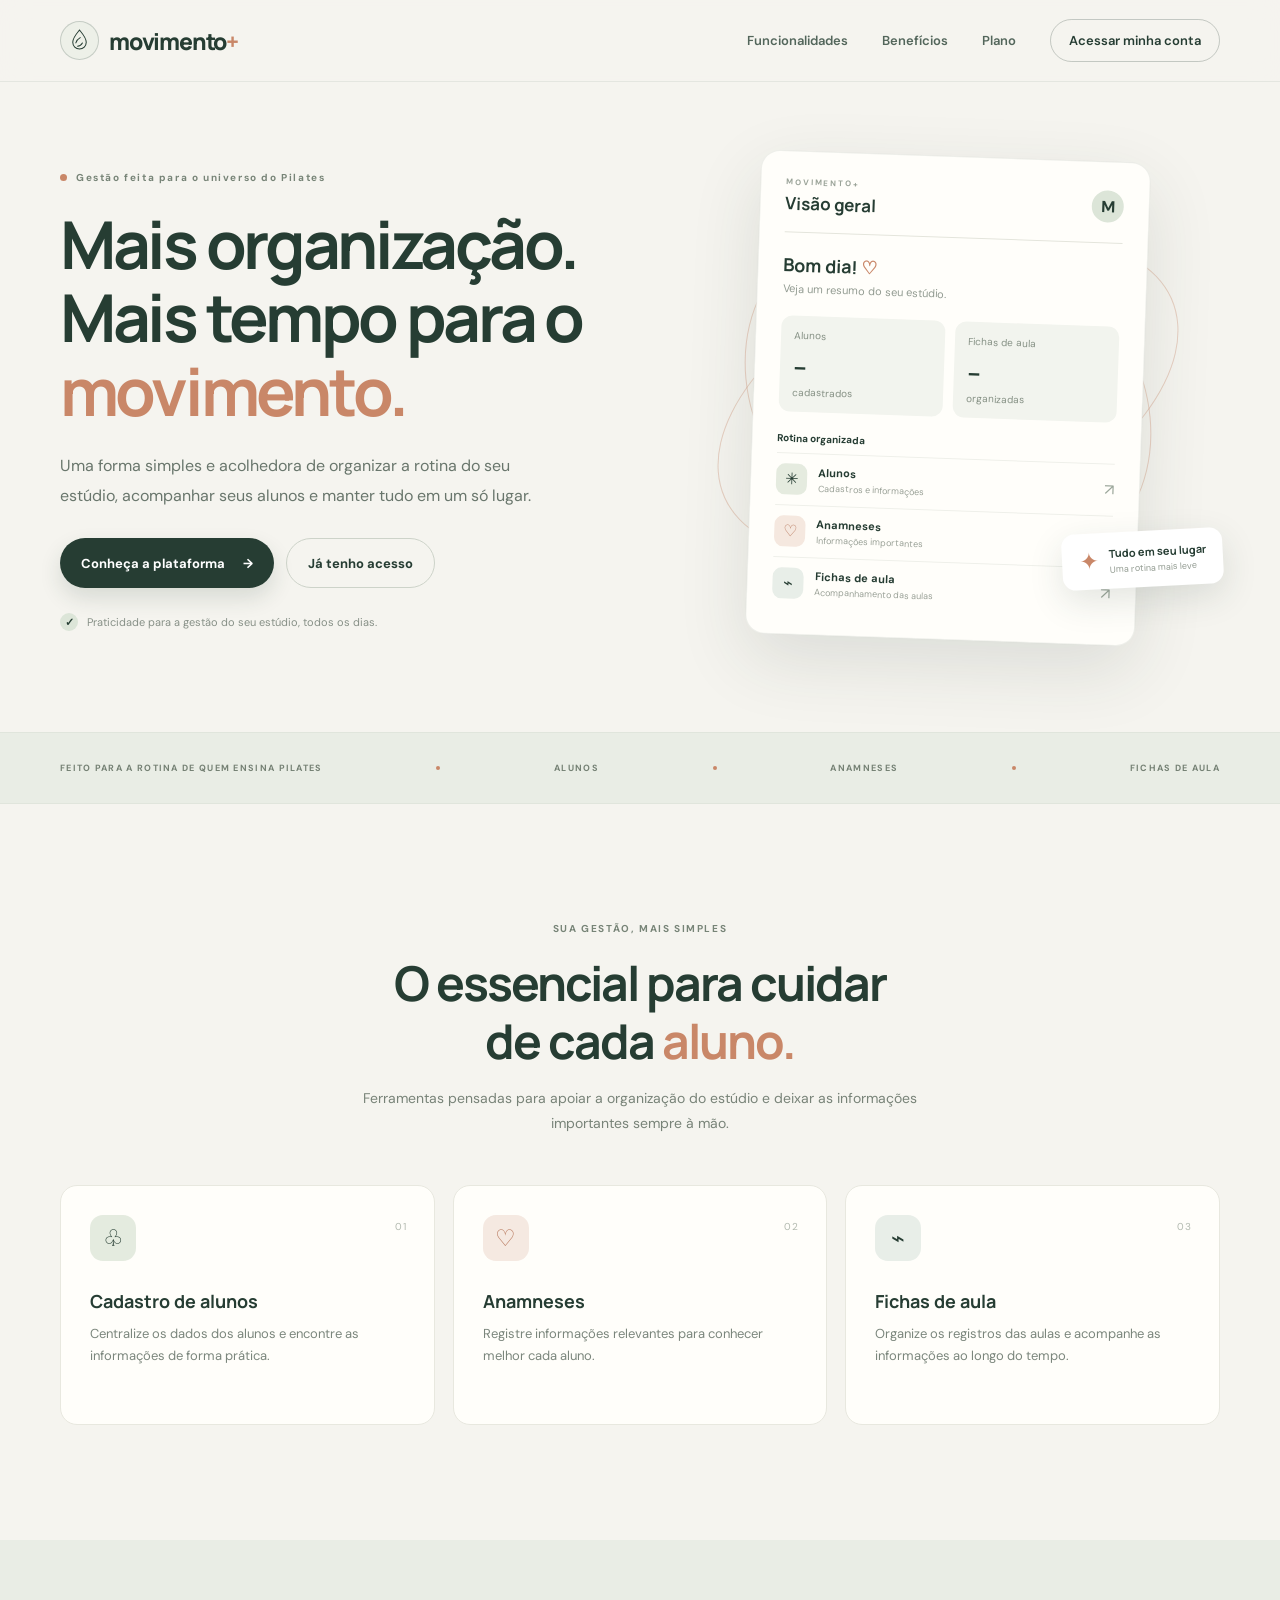
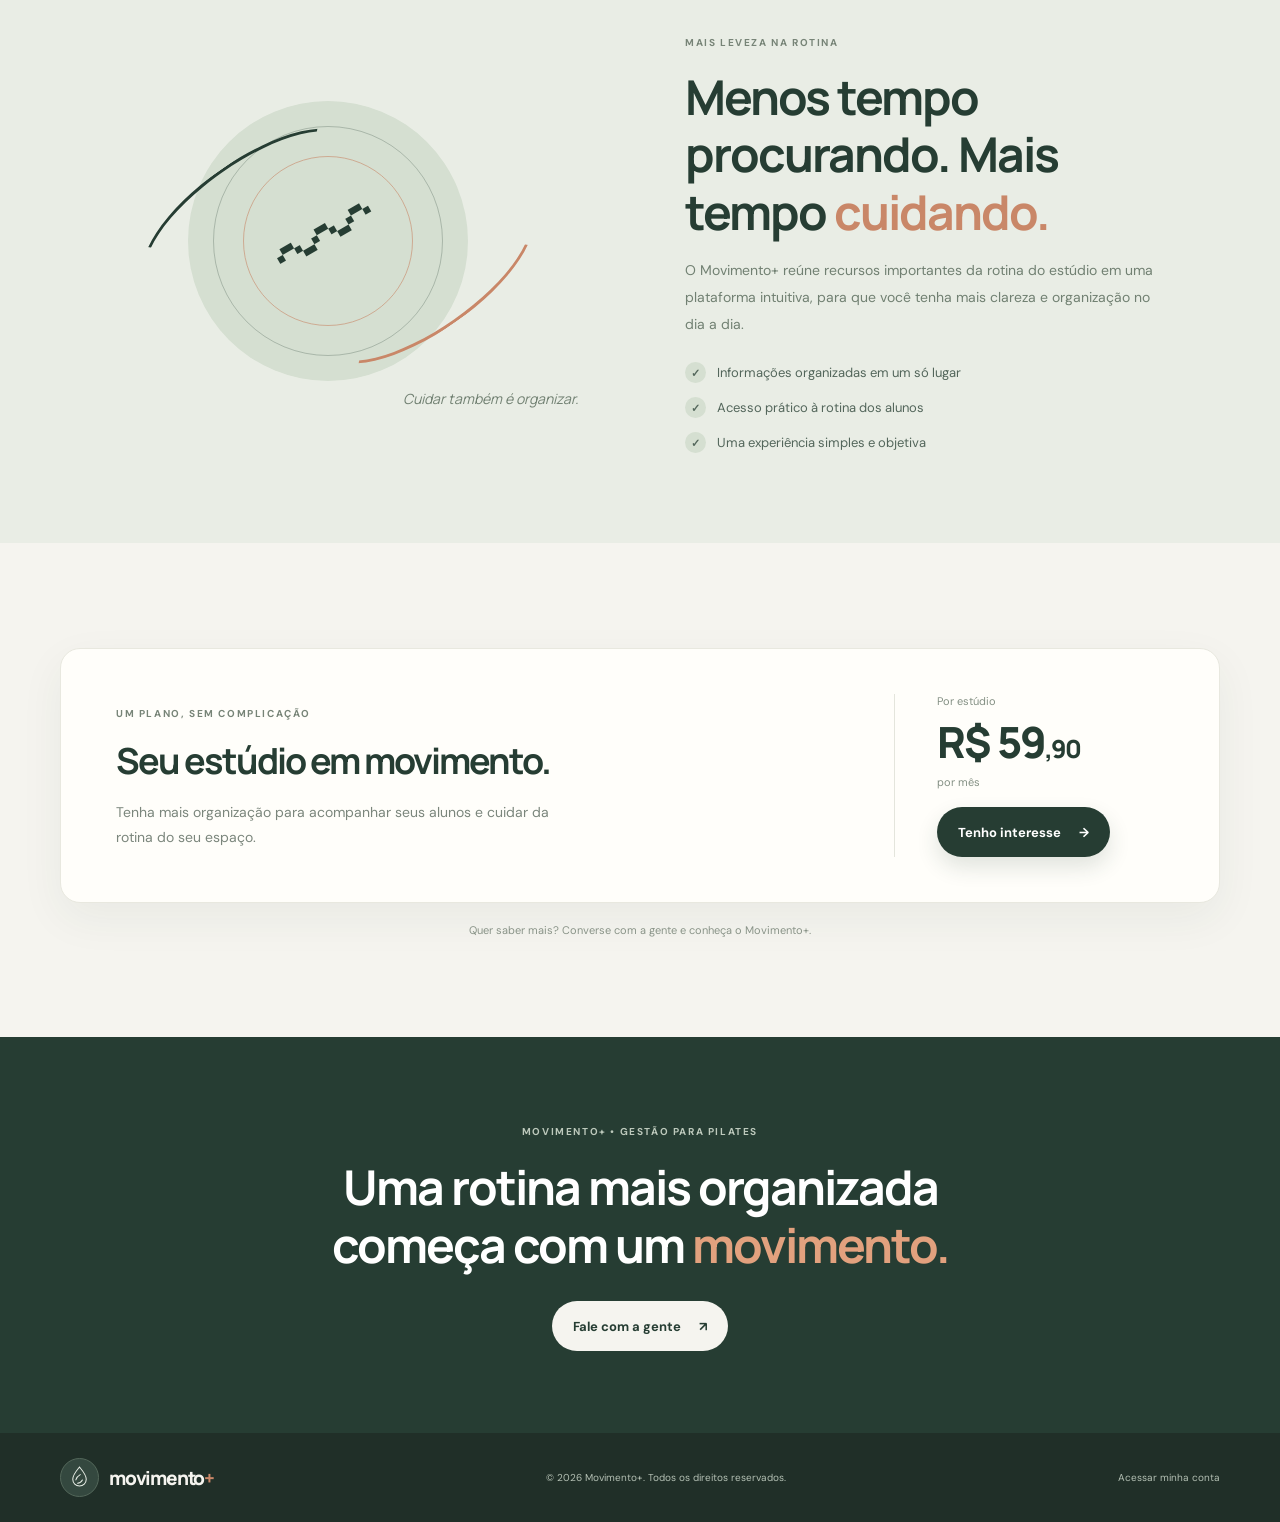
<file: src/main/resources/static/index.html>
<!DOCTYPE html>
<html lang="pt-BR">
<head>
  <meta charset="UTF-8">
  <meta name="viewport" content="width=device-width, initial-scale=1.0">
  <meta name="theme-color" content="#f5f4ef">
  <meta name="description" content="Movimento+ — gestão simples e acolhedora para estúdios de Pilates. Organize alunos, anamneses e fichas de aula em um só lugar.">
  <title>Movimento+ | Gestão para estúdios de Pilates</title>
  <link rel="preconnect" href="https://fonts.googleapis.com">
  <link rel="preconnect" href="https://fonts.gstatic.com" crossorigin>
  <link href="https://fonts.googleapis.com/css2?family=DM+Sans:wght@400;500;600;700&family=Manrope:wght@400;500;600;700;800&display=swap" rel="stylesheet">
  <link rel="stylesheet" href="css/landing.css">
  <script src="js/landing.js" defer></script>
</head>
<body>
  <header class="site-header">
    <nav class="nav container" aria-label="Navegação principal">
      <a class="brand" href="/" aria-label="Movimento+ início">
        <span class="brand-mark" aria-hidden="true">
          <svg viewBox="0 0 48 48" fill="none"><path d="M24 5.5C17.8 13.1 12 19.3 12 27.2a12 12 0 0 0 24 0C36 19.3 30.2 13.1 24 5.5Z" stroke="currentColor" stroke-width="1.8"/><path d="M17.5 28.2c1.4-4.1 4-7.2 7.8-9.3M20.5 34.1c3.7-.2 6.6-2.1 8.7-5.7" stroke="currentColor" stroke-width="1.8" stroke-linecap="round"/></svg>
        </span>
        <span class="brand-name">movimento<span>+</span></span>
      </a>
      <button class="menu-toggle" aria-label="Abrir menu" aria-expanded="false" aria-controls="nav-links"><span></span><span></span></button>
      <div class="nav-links" id="nav-links">
        <a href="#funcionalidades">Funcionalidades</a>
        <a href="#beneficios">Benefícios</a>
        <a href="#planos">Plano</a>
        <a class="nav-login" href="/login.html">Acessar minha conta</a>
      </div>
    </nav>
  </header>

  <main>
    <section class="hero container">
      <div class="hero-copy">
        <span class="eyebrow"><i></i> Gestão feita para o universo do Pilates</span>
        <h1>Mais organização.<br>Mais tempo para o <em>movimento.</em></h1>
        <p class="hero-lead">Uma forma simples e acolhedora de organizar a rotina do seu estúdio, acompanhar seus alunos e manter tudo em um só lugar.</p>
        <div class="hero-actions">
          <a class="button button-primary" href="#funcionalidades">Conheça a plataforma <span aria-hidden="true">→</span></a>
          <a class="button button-secondary" href="/login.html">Já tenho acesso</a>
        </div>
        <div class="hero-note"><span class="check">✓</span> Praticidade para a gestão do seu estúdio, todos os dias.</div>
      </div>
      <div class="hero-visual" aria-label="Prévia ilustrativa do painel Movimento+">
        <div class="visual-orbit orbit-one"></div><div class="visual-orbit orbit-two"></div>
        <div class="dashboard-card">
          <div class="dash-top"><div><span class="dash-kicker">MOVIMENTO+</span><strong>Visão geral</strong></div><span class="dash-avatar">M</span></div>
          <div class="dash-welcome">Bom dia! <span>♡</span><small>Veja um resumo do seu estúdio.</small></div>
          <div class="dash-stats">
            <div class="stat"><span>Alunos</span><b>--</b><small>cadastrados</small></div>
            <div class="stat"><span>Fichas de aula</span><b>--</b><small>organizadas</small></div>
          </div>
          <div class="dash-section-title">Rotina organizada</div>
          <div class="dash-row"><span class="row-icon">✳</span><span><b>Alunos</b><small>Cadastros e informações</small></span><span class="row-arrow">↗</span></div>
          <div class="dash-row"><span class="row-icon peach">♡</span><span><b>Anamneses</b><small>Informações importantes</small></span><span class="row-arrow">↗</span></div>
          <div class="dash-row"><span class="row-icon sage">⌁</span><span><b>Fichas de aula</b><small>Acompanhamento das aulas</small></span><span class="row-arrow">↗</span></div>
        </div>
        <div class="floating-note"><span>✦</span><div><b>Tudo em seu lugar</b><small>Uma rotina mais leve</small></div></div>
      </div>
    </section>

    <section class="trust-strip">
      <div class="container trust-inner"><span>FEITO PARA A ROTINA DE QUEM ENSINA PILATES</span><i></i><span>ALUNOS</span><i></i><span>ANAMNESES</span><i></i><span>FICHAS DE AULA</span></div>
    </section>

    <section class="section container" id="funcionalidades">
      <div class="section-heading">
        <span class="eyebrow">SUA GESTÃO, MAIS SIMPLES</span>
        <h2>O essencial para cuidar<br>de cada <em>aluno.</em></h2>
        <p>Ferramentas pensadas para apoiar a organização do estúdio e deixar as informações importantes sempre à mão.</p>
      </div>
      <div class="feature-grid">
        <article class="feature-card"><div class="feature-icon green">♧</div><span class="feature-number">01</span><h3>Cadastro de alunos</h3><p>Centralize os dados dos alunos e encontre as informações de forma prática.</p></article>
        <article class="feature-card"><div class="feature-icon orange">♡</div><span class="feature-number">02</span><h3>Anamneses</h3><p>Registre informações relevantes para conhecer melhor cada aluno.</p></article>
        <article class="feature-card"><div class="feature-icon sage">⌁</div><span class="feature-number">03</span><h3>Fichas de aula</h3><p>Organize os registros das aulas e acompanhe as informações ao longo do tempo.</p></article>
      </div>
    </section>

    <section class="benefits-section" id="beneficios">
      <div class="container benefits-layout">
        <div class="benefit-art"><div class="art-circle"></div><div class="art-line line-a"></div><div class="art-line line-b"></div><div class="art-leaf">〰</div><span class="art-caption">Cuidar também é organizar.</span></div>
        <div class="benefit-copy"><span class="eyebrow">MAIS LEVEZA NA ROTINA</span><h2>Menos tempo procurando. Mais tempo <em>cuidando.</em></h2><p>O Movimento+ reúne recursos importantes da rotina do estúdio em uma plataforma intuitiva, para que você tenha mais clareza e organização no dia a dia.</p>
          <ul class="benefit-list"><li><span>✓</span> Informações organizadas em um só lugar</li><li><span>✓</span> Acesso prático à rotina dos alunos</li><li><span>✓</span> Uma experiência simples e objetiva</li></ul>
        </div>
      </div>
    </section>

    <section class="pricing-section container" id="planos">
      <div class="pricing-card">
        <div class="pricing-copy"><span class="eyebrow">UM PLANO, SEM COMPLICAÇÃO</span><h2>Seu estúdio em movimento.</h2><p>Tenha mais organização para acompanhar seus alunos e cuidar da rotina do seu espaço.</p></div>
        <div class="price"><span>Por estúdio</span><strong>R$ 59<small>,90</small></strong><span>por mês</span><a class="button button-primary" href="https://wa.me/5511994427842?text=Ol%C3%A1!%20Quero%20conhecer%20o%20Movimento%2B%20para%20meu%20est%C3%BAdio." target="_blank" rel="noopener noreferrer">Tenho interesse <span aria-hidden="true">→</span></a></div>
      </div>
      <p class="pricing-footnote">Quer saber mais? Converse com a gente e conheça o Movimento+.</p>
    </section>

    <section class="final-cta">
      <div class="container final-cta-inner"><span class="eyebrow">MOVIMENTO+ • GESTÃO PARA PILATES</span><h2>Uma rotina mais organizada<br>começa com um <em>movimento.</em></h2><a class="button button-light" href="https://wa.me/5511994427842?text=Ol%C3%A1!%20Quero%20conhecer%20o%20Movimento%2B." target="_blank" rel="noopener noreferrer">Fale com a gente <span aria-hidden="true">↗</span></a></div>
    </section>
  </main>

  <footer class="site-footer"><div class="container footer-inner"><a class="brand" href="/"><span class="brand-mark"><svg viewBox="0 0 48 48" fill="none"><path d="M24 5.5C17.8 13.1 12 19.3 12 27.2a12 12 0 0 0 24 0C36 19.3 30.2 13.1 24 5.5Z" stroke="currentColor" stroke-width="1.8"/><path d="M17.5 28.2c1.4-4.1 4-7.2 7.8-9.3M20.5 34.1c3.7-.2 6.6-2.1 8.7-5.7" stroke="currentColor" stroke-width="1.8" stroke-linecap="round"/></svg></span><span class="brand-name">movimento<span>+</span></span></a><span>© 2026 Movimento+. Todos os direitos reservados.</span><a href="/login.html">Acessar minha conta</a></div></footer>
</body>
</html>
</file>
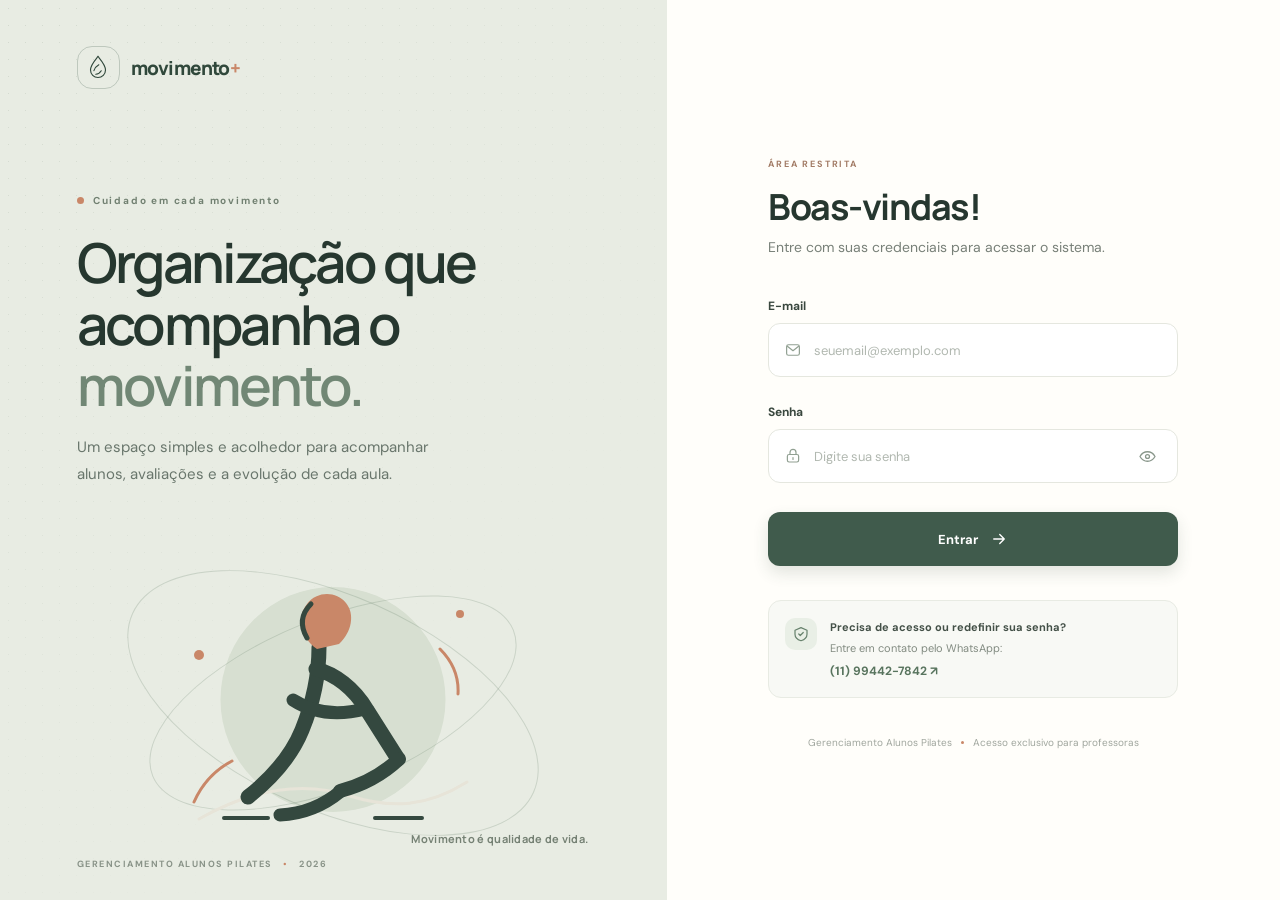
<file: src/main/resources/static/login.html>
<!DOCTYPE html>
<html lang="pt-BR">
<head>
    <meta charset="UTF-8">
    <meta name="viewport" content="width=device-width, initial-scale=1.0">
    <meta name="theme-color" content="#f5f4ef">
    <meta name="description" content="Acesse o Movimento+, plataforma de gestão para estúdios de Pilates.">
    <title>Entrar | Gerenciamento Alunos Pilates</title>
    <link rel="preconnect" href="https://fonts.googleapis.com">
    <link rel="preconnect" href="https://fonts.gstatic.com" crossorigin>
    <link href="https://fonts.googleapis.com/css2?family=DM+Sans:wght@400;500;600;700&family=Manrope:wght@400;500;600;700;800&display=swap" rel="stylesheet">
    <link rel="stylesheet" href="css/style.css">
    <script src="js/login.js" defer></script>
</head>
<body>
    <main class="login-layout">
        <section class="brand-panel" aria-label="Apresentação do sistema">
            <div class="brand-panel__texture" aria-hidden="true"></div>

            <a class="brand" href="/" aria-label="Movimento+ - página inicial">
                <span class="brand__mark" aria-hidden="true">
                    <svg viewBox="0 0 48 48" fill="none">
                        <path d="M24 5.5C17.8 13.1 12 19.3 12 27.2a12 12 0 0 0 24 0C36 19.3 30.2 13.1 24 5.5Z" stroke="currentColor" stroke-width="1.8"/>
                        <path d="M17.5 28.2c1.4-4.1 4-7.2 7.8-9.3M20.5 34.1c3.7-.2 6.6-2.1 8.7-5.7" stroke="currentColor" stroke-width="1.8" stroke-linecap="round"/>
                    </svg>
                </span>
                <span class="brand__name">movimento<span>+</span></span>
            </a>

            <div class="brand-panel__content">
                <span class="eyebrow"><span></span> Cuidado em cada movimento</span>
                <h1>Organização que acompanha o <em>movimento.</em></h1>
                <p>Um espaço simples e acolhedor para acompanhar alunos, avaliações e a evolução de cada aula.</p>
            </div>

            <div class="wellness-art" aria-hidden="true">
                <div class="wellness-art__sun"></div>
                <div class="wellness-art__ring wellness-art__ring--one"></div>
                <div class="wellness-art__ring wellness-art__ring--two"></div>
                <div class="wellness-art__figure">
                    <svg viewBox="0 0 420 330" fill="none">
                        <path d="M76 281c55-31 105-38 151-23 42 13 77 11 117-14" stroke="#E7E4D8" stroke-width="3" stroke-linecap="round"/>
                        <path d="M125 259c24-19 43-40 54-67 11-27 17-55 17-83" stroke="#34483F" stroke-width="15" stroke-linecap="round"/>
                        <path d="M194 111c-17-12-21-31-10-45 10-13 29-13 39-1 9 11 6 29-7 41" fill="#C98768"/>
                        <path d="M193 131c19 5 38 19 51 41l31 49" stroke="#34483F" stroke-width="15" stroke-linecap="round"/>
                        <path d="M242 171c-28 7-52 4-72-9" stroke="#34483F" stroke-width="13" stroke-linecap="round"/>
                        <path d="M276 221c-16 15-35 26-59 32" stroke="#34483F" stroke-width="14" stroke-linecap="round"/>
                        <path d="M218 253c-18 15-38 23-61 24" stroke="#34483F" stroke-width="13" stroke-linecap="round"/>
                        <path d="M145 280h-44M299 280h-47" stroke="#34483F" stroke-width="4" stroke-linecap="round"/>
                        <path d="M184 100c-7-12-6-24 4-34" stroke="#34483F" stroke-width="5" stroke-linecap="round"/>
                        <path d="M109 223c-17 9-30 23-38 41M317 111c13 13 19 28 18 45" stroke="#C98768" stroke-width="3" stroke-linecap="round"/>
                        <circle cx="76" cy="117" r="5" fill="#C98768"/>
                        <circle cx="337" cy="76" r="4" fill="#C98768"/>
                    </svg>
                </div>
                <div class="wellness-art__caption">Movimento é qualidade de vida.</div>
            </div>

            <div class="brand-panel__footer">GERENCIAMENTO ALUNOS PILATES <span>•</span> 2026</div>
        </section>

        <section class="form-panel" aria-labelledby="page-title">
            <div class="form-panel__inner">
                <div class="mobile-brand brand">
                    <span class="brand__mark" aria-hidden="true">
                        <svg viewBox="0 0 48 48" fill="none">
                            <path d="M24 5.5C17.8 13.1 12 19.3 12 27.2a12 12 0 0 0 24 0C36 19.3 30.2 13.1 24 5.5Z" stroke="currentColor" stroke-width="1.8"/>
                            <path d="M17.5 28.2c1.4-4.1 4-7.2 7.8-9.3M20.5 34.1c3.7-.2 6.6-2.1 8.7-5.7" stroke="currentColor" stroke-width="1.8" stroke-linecap="round"/>
                        </svg>
                    </span>
                    <span class="brand__name">movimento<span>+</span></span>
                </div>

                <div class="form-heading">
                    <span class="form-heading__overline">ÁREA RESTRITA</span>
                    <h2 id="page-title">Boas-vindas!</h2>
                    <p>Entre com suas credenciais para acessar o sistema.</p>
                </div>

                <form id="login-form" class="login-form" novalidate>
                    <div class="field">
                        <label for="email">E-mail</label>
                        <div class="field__control">
                            <svg viewBox="0 0 24 24" aria-hidden="true">
                                <rect x="3.5" y="5" width="17" height="14" rx="2.5"></rect>
                                <path d="m4.5 7 7.5 6 7.5-6"></path>
                            </svg>
                            <input id="email" name="email" type="email" placeholder="seuemail@exemplo.com"
                                   autocomplete="username" required maxlength="150">
                        </div>
                        <small class="field__error" id="email-error"></small>
                    </div>

                    <div class="field">
                        <label for="senha">Senha</label>
                        <div class="field__control">
                            <svg viewBox="0 0 24 24" aria-hidden="true">
                                <rect x="4.5" y="10" width="15" height="10" rx="2.2"></rect>
                                <path d="M8 10V7.2a4 4 0 0 1 8 0V10M12 14v2.5"></path>
                            </svg>
                            <input id="senha" name="senha" type="password" placeholder="Digite sua senha"
                                   autocomplete="current-password" required>
                            <button class="password-toggle" type="button" id="toggle-password"
                                    aria-label="Mostrar senha" aria-pressed="false">
                                <svg viewBox="0 0 24 24" aria-hidden="true">
                                    <path d="M2.5 12s3.4-6 9.5-6 9.5 6 9.5 6-3.4 6-9.5 6-9.5-6-9.5-6Z"></path>
                                    <circle cx="12" cy="12" r="2.5"></circle>
                                </svg>
                            </button>
                        </div>
                        <small class="field__error" id="senha-error"></small>
                    </div>

                    <div class="form-message" id="form-message" role="alert" aria-live="polite"></div>

                    <button class="submit-button" id="submit-button" type="submit">
                        <span class="submit-button__text">Entrar</span>
                        <svg viewBox="0 0 24 24" aria-hidden="true">
                            <path d="M5 12h14M13 6l6 6-6 6"></path>
                        </svg>
                    </button>
                </form>

                <div class="access-note">
                    <span class="access-note__icon" aria-hidden="true">
                        <svg viewBox="0 0 24 24">
                            <path d="M12 3.5 20 7v5.2c0 4.2-3.1 7.1-8 8.8-4.9-1.7-8-4.6-8-8.8V7l8-3.5Z"></path>
                            <path d="m9 12 2 2 4-4"></path>
                        </svg>
                    </span>
                    <div>
                        <strong>Precisa de acesso ou redefinir sua senha?</strong>
                        <p>Entre em contato pelo WhatsApp:</p>
                        <a href="https://wa.me/5511994427842?text=Ol%C3%A1!%20Preciso%20de%20ajuda%20com%20meu%20acesso%20ao%20sistema%20Gerenciamento%20Alunos%20Pilates."
                           target="_blank" rel="noopener noreferrer"> (11) 99442-7842 <span aria-hidden="true">↗</span></a>
                    </div>
                </div>

                <footer class="form-footer">
                    <span>Gerenciamento Alunos Pilates</span>
                    <span class="form-footer__dot"></span>
                    <span>Acesso exclusivo para professoras</span>
                </footer>
            </div>
        </section>
    </main>
</body>
</html>
</file>
<file: src/main/resources/static/css/landing.css>
@import url('https://fonts.googleapis.com/css2?family=DM+Sans:wght@400;500;600;700&family=Manrope:wght@400;500;600;700;800&display=swap');
:root{--ink:#263d33;--ink-soft:#53665b;--sage:#dce5d8;--sage-2:#edf0e8;--cream:#f5f4ef;--paper:#fffefa;--orange:#c98768;--line:#e4e5dc;--shadow:0 24px 70px rgba(38,61,51,.12);--heading:'Manrope',sans-serif;--body:'DM Sans',sans-serif}
*{box-sizing:border-box}html{scroll-behavior:smooth;scroll-padding-top:90px}body{margin:0;background:var(--cream);color:var(--ink);font-family:var(--body);-webkit-font-smoothing:antialiased}a{color:inherit;text-decoration:none}.container{width:min(1160px,calc(100% - 48px));margin-inline:auto}
.site-header{height:82px;position:sticky;top:0;z-index:20;background:rgba(245,244,239,.92);backdrop-filter:blur(14px);border-bottom:1px solid rgba(38,61,51,.08)}.nav{height:100%;display:flex;align-items:center;justify-content:space-between}.brand{display:inline-flex;align-items:center;gap:10px}.brand-mark{width:39px;height:39px;border:1px solid rgba(38,61,51,.2);border-radius:50%;display:grid;place-items:center;color:var(--ink);background:var(--sage-2)}.brand-mark svg{width:27px;height:27px}.brand-name{font:800 23px var(--heading);letter-spacing:-1.2px}.brand-name span{color:var(--orange)}.nav-links{display:flex;align-items:center;gap:34px;font-size:13px;font-weight:600;color:var(--ink-soft)}.nav-links>a:not(.nav-login):hover{color:var(--orange)}.nav-login{border:1px solid rgba(38,61,51,.24);padding:12px 18px;border-radius:999px;color:var(--ink)}.nav-login:hover{background:var(--ink);color:white}.menu-toggle{display:none}
.hero{min-height:650px;display:grid;grid-template-columns:1.02fr .98fr;align-items:center;gap:48px;padding-top:58px;padding-bottom:76px}.eyebrow{display:inline-flex;align-items:center;gap:9px;color:#778477;font-size:10px;letter-spacing:1.6px;font-weight:700}.eyebrow i{width:7px;height:7px;border-radius:50%;background:var(--orange)}h1,h2,h3,p{margin-top:0}.hero h1{font:700 clamp(42px,5.2vw,66px)/1.12 var(--heading);letter-spacing:-3.3px;margin:22px 0;color:var(--ink)}h1 em,h2 em{font-style:normal;color:var(--orange)}.hero-lead{max-width:490px;color:#69766c;font-size:16px;line-height:1.85;margin-bottom:28px}.hero-actions{display:flex;gap:12px;flex-wrap:wrap}.button{min-height:50px;padding:0 21px;border-radius:999px;display:inline-flex;align-items:center;justify-content:center;gap:18px;font-size:13px;font-weight:700;transition:transform .2s,background .2s}.button:hover{transform:translateY(-2px)}.button-primary{background:var(--ink);color:white;box-shadow:0 10px 22px rgba(38,61,51,.14)}.button-primary:hover{background:#344f42}.button-secondary{border:1px solid #cdd3c9;color:var(--ink)}.button-secondary:hover{background:white}.hero-note{margin-top:25px;color:#879087;font-size:11px}.check{display:inline-grid;place-items:center;width:18px;height:18px;border-radius:50%;background:var(--sage);color:var(--ink);margin-right:6px;font-weight:700}
.hero-visual{min-height:470px;position:relative;display:grid;place-items:center}.hero-visual:before{content:"";position:absolute;width:390px;height:390px;border-radius:50%;background:#e7ebe1}.visual-orbit{position:absolute;border:1px solid rgba(201,135,104,.35);border-radius:50%;transform:rotate(-24deg)}.orbit-one{width:490px;height:270px}.orbit-two{width:430px;height:350px;transform:rotate(34deg)}.dashboard-card{position:relative;width:min(390px,90%);padding:25px;background:var(--paper);border:1px solid rgba(38,61,51,.08);border-radius:19px;box-shadow:var(--shadow);transform:rotate(2deg)}.dash-top{display:flex;justify-content:space-between;align-items:center;border-bottom:1px solid var(--line);padding-bottom:17px}.dash-kicker{display:block;font-size:8px;letter-spacing:1.8px;color:#9aa398;font-weight:700;margin-bottom:5px}.dash-top strong{font:700 17px var(--heading)}.dash-avatar{width:32px;height:32px;border-radius:50%;background:var(--sage);display:grid;place-items:center;font-weight:700}.dash-welcome{font:700 18px var(--heading);margin:20px 0}.dash-welcome span{color:var(--orange)}.dash-welcome small{display:block;color:#929b91;font:400 11px var(--body);margin-top:5px}.dash-stats{display:grid;grid-template-columns:1fr 1fr;gap:10px}.stat{background:#f2f4ee;border-radius:11px;padding:13px}.stat span,.stat small{display:block;color:#859084;font-size:10px}.stat b{display:block;font:700 25px var(--heading);margin:7px 0 2px}.dash-section-title{font-size:10px;font-weight:700;margin:20px 0 8px}.dash-row{display:flex;align-items:center;gap:11px;padding:10px 0;border-top:1px solid #eff0ea}.row-icon{width:31px;height:31px;border-radius:9px;background:#e5ebdf;display:grid;place-items:center;color:var(--ink)}.row-icon.peach{background:#f5e8df;color:#b8785d}.row-icon.sage{background:#e8eee8}.dash-row b,.dash-row small{display:block}.dash-row b{font-size:11px}.dash-row small{font-size:9px;color:#9aa197;margin-top:3px}.row-arrow{margin-left:auto;color:#9ba69a}.floating-note{position:absolute;right:-3px;bottom:53px;display:flex;align-items:center;gap:11px;padding:13px 17px;border-radius:13px;background:white;box-shadow:0 12px 35px rgba(38,61,51,.13);transform:rotate(-3deg)}.floating-note>span{color:var(--orange);font-size:23px}.floating-note b,.floating-note small{display:block}.floating-note b{font:700 11px var(--heading)}.floating-note small{font-size:9px;color:#929b91;margin-top:3px}
.trust-strip{background:#e9ede5;border-block:1px solid #e0e5dc}.trust-inner{min-height:70px;display:flex;align-items:center;justify-content:space-between;gap:18px;color:#758174;font-size:9px;letter-spacing:1.3px;font-weight:700}.trust-inner i{height:4px;width:4px;border-radius:50%;background:var(--orange)}
.section{padding-top:112px;padding-bottom:115px}.section-heading{text-align:center;max-width:600px;margin:0 auto 48px}.section-heading h2,.benefit-copy h2,.pricing-copy h2,.final-cta h2{font:700 clamp(34px,4vw,48px)/1.2 var(--heading);letter-spacing:-2px;margin:17px 0}.section-heading p{color:#788378;line-height:1.8;font-size:14px}.feature-grid{display:grid;grid-template-columns:repeat(3,1fr);gap:18px}.feature-card{position:relative;background:var(--paper);border:1px solid #e8e8df;border-radius:17px;padding:29px;min-height:240px;transition:transform .2s,box-shadow .2s}.feature-card:hover{transform:translateY(-5px);box-shadow:var(--shadow)}.feature-icon{width:46px;height:46px;border-radius:13px;display:grid;place-items:center;font-size:23px;margin-bottom:28px}.feature-icon.green{background:#e4ebdf}.feature-icon.orange{background:#f5e9e1;color:#b8795e}.feature-icon.sage{background:#e8eee8}.feature-number{position:absolute;right:27px;top:34px;color:#b2b9af;font-size:10px;letter-spacing:1px}.feature-card h3{font:700 18px var(--heading);margin-bottom:10px}.feature-card p{color:#7b867c;font-size:13px;line-height:1.75;margin:0}
.benefits-section{background:#e9ede5;padding:90px 0}.benefits-layout{display:grid;grid-template-columns:1fr 1fr;align-items:center;gap:90px}.benefit-art{height:370px;position:relative;display:grid;place-items:center;overflow:hidden}.art-circle{width:280px;height:280px;border-radius:50%;background:#d5dfd1;position:relative}.art-circle:before,.art-circle:after{content:"";position:absolute;border:1px solid rgba(38,61,51,.25);border-radius:50%;inset:25px}.art-circle:after{inset:55px;border-color:rgba(201,135,104,.6)}.art-line{position:absolute;width:250px;height:100px;border:3px solid var(--ink);border-color:var(--ink) transparent transparent;border-radius:50%;transform:rotate(-35deg)}.line-a{top:105px;left:12%}.line-b{bottom:95px;right:8%;transform:rotate(145deg);border-color:var(--orange) transparent transparent}.art-leaf{position:absolute;font-size:105px;color:var(--ink);transform:rotate(-30deg);font-family:serif}.art-caption{position:absolute;bottom:18px;right:3%;font:italic 14px var(--heading);color:#718072}.benefit-copy h2{max-width:500px}.benefit-copy>p{color:#718072;line-height:1.9;font-size:14px;max-width:480px}.benefit-list{list-style:none;padding:0;margin:25px 0 0;display:grid;gap:14px}.benefit-list li{font-size:13px;color:#53665b;display:flex;align-items:center;gap:11px}.benefit-list li span{width:21px;height:21px;border-radius:50%;background:#d5dfd1;display:grid;place-items:center;font-size:11px;font-weight:700}
.pricing-section{padding-top:105px;padding-bottom:100px}.pricing-card{display:grid;grid-template-columns:1fr 270px;align-items:center;gap:35px;padding:45px 55px;background:var(--paper);border:1px solid #e8e8df;border-radius:20px;box-shadow:0 15px 45px rgba(38,61,51,.06)}.pricing-copy h2{font-size:36px}.pricing-copy p{max-width:470px;color:#7b867c;line-height:1.8;font-size:14px;margin:0}.price{border-left:1px solid var(--line);padding-left:42px;display:flex;flex-direction:column;align-items:flex-start}.price>span{font-size:11px;color:#849084}.price strong{font:800 43px var(--heading);letter-spacing:-2px;margin:4px 0}.price strong small{font-size:25px}.price .button{margin-top:18px;white-space:nowrap}.pricing-footnote{text-align:center;color:#899388;font-size:11px;margin:20px 0 0}
.final-cta{background:var(--ink);color:white;text-align:center;padding:82px 24px}.final-cta .eyebrow{color:#bdc9bc}.final-cta h2{margin:18px 0 28px}.final-cta h2 em{color:#e2a17e}.button-light{background:#f5f4ef;color:var(--ink)}.button-light:hover{background:white}
.site-footer{background:#202f28;color:#c4cec3;padding:25px 0}.footer-inner{display:flex;align-items:center;justify-content:space-between;gap:20px}.footer-inner .brand-mark{background:#34483f;border-color:#53675a;color:#e8eee6}.footer-inner .brand-name{color:#f5f4ef;font-size:19px}.footer-inner>span,.footer-inner>a:last-child{font-size:10px;color:#b4c0b4}
@media(max-width:850px){.nav-links{gap:18px}.hero{gap:15px}.hero h1{font-size:49px}.benefits-layout{gap:35px}.pricing-card{padding:35px;grid-template-columns:1fr 230px}.price{padding-left:28px}}
@media(max-width:680px){.container{width:min(100% - 36px,520px)}.site-header{height:70px}.menu-toggle{display:flex;flex-direction:column;gap:5px;border:0;background:transparent;padding:10px}.menu-toggle span{width:23px;height:2px;background:var(--ink);border-radius:2px}.nav-links{display:none;position:absolute;top:69px;left:0;right:0;background:var(--cream);padding:20px 24px 25px;border-bottom:1px solid var(--line);flex-direction:column;align-items:stretch;gap:20px}.nav-links.open{display:flex}.nav-login{text-align:center}.hero{display:flex;flex-direction:column;align-items:stretch;padding-top:58px;padding-bottom:60px;gap:28px}.hero h1{font-size:clamp(41px,11vw,55px);letter-spacing:-2.5px}.hero-lead{font-size:14px}.hero-actions{display:grid}.button{width:100%}.hero-visual{min-height:390px}.hero-visual:before{width:300px;height:300px}.orbit-one{width:350px;height:220px}.orbit-two{width:340px;height:270px}.dashboard-card{width:min(350px,94%);padding:20px}.floating-note{right:-2px;bottom:22px}.trust-inner{padding:18px 0;justify-content:center;flex-wrap:wrap;line-height:1.8}.trust-inner span:first-child{width:100%;text-align:center}.trust-inner i:nth-of-type(1){display:none}.section{padding-top:75px;padding-bottom:78px}.section-heading{margin-bottom:30px}.section-heading h2,.benefit-copy h2{font-size:36px}.feature-grid{grid-template-columns:1fr}.feature-card{min-height:205px}.feature-icon{margin-bottom:20px}.benefits-section{padding:65px 0}.benefits-layout{grid-template-columns:1fr;gap:18px}.benefit-art{height:270px;order:2}.art-circle{width:220px;height:220px}.benefit-copy{order:1}.pricing-section{padding-top:72px;padding-bottom:75px}.pricing-card{grid-template-columns:1fr;padding:28px;gap:25px}.pricing-copy h2{font-size:31px}.price{border-left:0;border-top:1px solid var(--line);padding:22px 0 0}.price strong{font-size:42px}.final-cta{padding:68px 18px}.final-cta h2{font-size:34px}.footer-inner{flex-direction:column;text-align:center}.footer-inner>span{line-height:1.6}}
@media(prefers-reduced-motion:reduce){html{scroll-behavior:auto}*,*:before,*:after{transition:none!important}}
</file>
<file: src/main/resources/static/css/style.css>
/* Gerenciamento Alunos Pilates — tela de login */
:root {
    color-scheme: light;
    --ink: #26372f;
    --muted: #788078;
    --green: #405b4c;
    --green-dark: #30483b;
    --sage: #dce4d8;
    --cream: #f5f4ef;
    --white: #fffefa;
    --terracotta: #c98768;
    --line: #e5e7df;
    --danger: #b64c43;
    font-family: "DM Sans", sans-serif;
}

* { box-sizing: border-box; }
html, body { min-height: 100%; }
body {
    margin: 0;
    background: var(--cream);
    color: var(--ink);
    -webkit-font-smoothing: antialiased;
}
button, input { font: inherit; }
button, a { -webkit-tap-highlight-color: transparent; }

.login-layout {
    min-height: 100vh;
    display: grid;
    grid-template-columns: minmax(420px, 1fr) minmax(480px, 0.92fr);
    overflow: hidden;
}

.brand-panel {
    min-height: 100vh;
    position: relative;
    isolation: isolate;
    display: flex;
    flex-direction: column;
    padding: 46px clamp(38px, 6vw, 88px) 30px;
    overflow: hidden;
    background: #e8ece3;
}
.brand-panel__texture {
    position: absolute;
    z-index: -1;
    inset: 0;
    opacity: .23;
    background-image: radial-gradient(#8b9a89 0.65px, transparent 0.65px);
    background-size: 17px 17px;
    mask-image: linear-gradient(135deg, black, transparent 75%);
}
.brand {
    display: inline-flex;
    align-items: center;
    gap: 11px;
    width: fit-content;
    color: var(--green-dark);
    text-decoration: none;
}
.brand__mark {
    width: 43px;
    height: 43px;
    display: grid;
    place-items: center;
    border: 1px solid rgba(64, 91, 76, .25);
    border-radius: 15px;
}
.brand__mark svg { width: 30px; height: 30px; }
.brand__name {
    font-family: "Manrope", sans-serif;
    font-size: 19px;
    font-weight: 800;
    letter-spacing: -.8px;
}
.brand__name span { color: var(--terracotta); }

.brand-panel__content {
    position: relative;
    z-index: 2;
    max-width: 520px;
    margin-top: clamp(76px, 11vh, 128px);
}
.eyebrow, .form-heading__overline {
    display: inline-flex;
    align-items: center;
    gap: 9px;
    color: #718071;
    font-size: 10px;
    font-weight: 700;
    letter-spacing: 1.8px;
}
.eyebrow span {
    width: 7px;
    height: 7px;
    border-radius: 50%;
    background: var(--terracotta);
}
.brand-panel h1 {
    margin: 23px 0 17px;
    max-width: 520px;
    font-family: "Manrope", sans-serif;
    font-size: clamp(38px, 4.3vw, 59px);
    line-height: 1.12;
    letter-spacing: -2.7px;
    font-weight: 600;
}
.brand-panel h1 em {
    color: #718775;
    font-style: normal;
}
.brand-panel__content p {
    max-width: 400px;
    margin: 0;
    color: #69766c;
    font-size: 15px;
    line-height: 1.8;
}

.wellness-art {
    position: relative;
    width: min(100%, 510px);
    height: 300px;
    margin: auto auto 5px;
}
.wellness-art__sun {
    position: absolute;
    width: 225px;
    height: 225px;
    top: 34px;
    left: 50%;
    transform: translateX(-50%);
    border-radius: 50%;
    background: #d7dfd1;
}
.wellness-art__ring {
    position: absolute;
    border: 1px solid rgba(91, 117, 96, .22);
    border-radius: 50%;
    left: 50%;
    top: 50%;
    transform: translate(-50%, -50%) rotate(-22deg);
}
.wellness-art__ring--one { width: 390px; height: 170px; }
.wellness-art__ring--two { width: 440px; height: 215px; transform: translate(-50%, -50%) rotate(24deg); }
.wellness-art__figure {
    position: absolute;
    inset: 0;
    display: grid;
    place-items: center;
}
.wellness-art__figure svg { width: min(100%, 420px); height: auto; }
.wellness-art__caption {
    position: absolute;
    right: 0;
    bottom: 7px;
    color: #758174;
    font-family: "Manrope", sans-serif;
    font-size: 11px;
    font-weight: 700;
    letter-spacing: .3px;
}
.brand-panel__footer {
    color: #899388;
    font-size: 9px;
    font-weight: 700;
    letter-spacing: 1.5px;
}
.brand-panel__footer span { padding: 0 7px; color: var(--terracotta); }

.form-panel {
    min-height: 100vh;
    display: flex;
    justify-content: center;
    align-items: center;
    padding: 55px clamp(35px, 7vw, 100px);
    background: var(--white);
}
.form-panel__inner { width: 100%; max-width: 410px; }
.mobile-brand { display: none; }
.form-heading { margin-bottom: 38px; }
.form-heading__overline { color: #a27b65; font-size: 9px; }
.form-heading h2 {
    margin: 13px 0 8px;
    font-family: "Manrope", sans-serif;
    font-size: 36px;
    line-height: 1.2;
    letter-spacing: -1.5px;
    font-weight: 700;
}
.form-heading p { margin: 0; color: var(--muted); font-size: 14px; line-height: 1.7; }

.login-form { display: flex; flex-direction: column; gap: 22px; }
.field label {
    display: block;
    margin-bottom: 9px;
    color: #39473e;
    font-size: 12px;
    font-weight: 700;
}
.field__control {
    height: 54px;
    display: flex;
    align-items: center;
    gap: 12px;
    padding: 0 15px;
    border: 1px solid var(--line);
    border-radius: 12px;
    background: #fff;
    transition: border-color .2s, box-shadow .2s, background .2s;
}
.field__control:focus-within {
    border-color: #829987;
    box-shadow: 0 0 0 3px rgba(106, 135, 111, .12);
}
.field__control > svg {
    width: 18px;
    height: 18px;
    flex: 0 0 auto;
    fill: none;
    stroke: #91a092;
    stroke-width: 1.6;
    stroke-linecap: round;
    stroke-linejoin: round;
}
.field__control input {
    width: 100%;
    min-width: 0;
    height: 100%;
    padding: 0;
    border: 0;
    outline: 0;
    color: var(--ink);
    background: transparent;
    font-size: 13px;
}
.field__control input::placeholder { color: #b1b8b0; }
.password-toggle {
    width: 30px;
    height: 34px;
    flex: 0 0 auto;
    display: grid;
    place-items: center;
    padding: 0;
    border: 0;
    border-radius: 7px;
    color: #89978b;
    background: transparent;
    cursor: pointer;
}
.password-toggle:hover { color: var(--green); background: #f2f5f0; }
.password-toggle svg {
    width: 19px;
    height: 19px;
    fill: none;
    stroke: currentColor;
    stroke-width: 1.6;
    stroke-linecap: round;
    stroke-linejoin: round;
}
.field__error { display: block; min-height: 0; margin-top: 5px; color: var(--danger); font-size: 11px; }
.field.has-error .field__control { border-color: #d58b82; }
.form-message { display: none; padding: 11px 13px; border-radius: 9px; font-size: 12px; line-height: 1.5; }
.form-message.is-visible { display: block; }
.form-message.is-error { color: #93433c; background: #fbefed; }
.form-message.is-success { color: #3e684d; background: #edf5ed; }

.submit-button {
    height: 54px;
    display: flex;
    align-items: center;
    justify-content: center;
    gap: 12px;
    margin-top: 2px;
    border: 0;
    border-radius: 12px;
    color: #fff;
    background: var(--green);
    box-shadow: 0 7px 16px rgba(48, 72, 59, .14);
    font-size: 13px;
    font-weight: 700;
    cursor: pointer;
    transition: background .2s, transform .2s, box-shadow .2s;
}
.submit-button:hover { background: var(--green-dark); box-shadow: 0 9px 20px rgba(48, 72, 59, .2); transform: translateY(-1px); }
.submit-button:active { transform: translateY(0); }
.submit-button:disabled { opacity: .7; cursor: wait; transform: none; }
.submit-button svg { width: 18px; height: 18px; fill: none; stroke: currentColor; stroke-width: 1.8; stroke-linecap: round; stroke-linejoin: round; }
.submit-button.is-loading svg { display: none; }
.submit-button.is-loading .submit-button__text::before {
    content: "";
    display: inline-block;
    width: 12px;
    height: 12px;
    margin-right: 9px;
    vertical-align: -2px;
    border: 2px solid rgba(255,255,255,.4);
    border-top-color: white;
    border-radius: 50%;
    animation: spin .7s linear infinite;
}
@keyframes spin { to { transform: rotate(360deg); } }

.access-note {
    display: flex;
    gap: 13px;
    margin-top: 34px;
    padding: 17px 16px;
    border: 1px solid #e8ebe3;
    border-radius: 13px;
    background: #f8f9f5;
}
.access-note__icon {
    width: 32px;
    height: 32px;
    flex: 0 0 auto;
    display: grid;
    place-items: center;
    border-radius: 10px;
    color: #66816c;
    background: #e9efe6;
}
.access-note__icon svg { width: 18px; height: 18px; fill: none; stroke: currentColor; stroke-width: 1.6; stroke-linecap: round; stroke-linejoin: round; }
.access-note strong { display: block; margin: 1px 0 5px; color: #435047; font-size: 11px; line-height: 1.5; }
.access-note p { margin: 0 0 4px; color: #828b81; font-size: 11px; }
.access-note a { color: #58745e; font-size: 12px; font-weight: 700; text-decoration: none; }
.access-note a:hover { text-decoration: underline; }

.form-footer {
    display: flex;
    align-items: center;
    justify-content: center;
    flex-wrap: wrap;
    gap: 9px;
    margin-top: 38px;
    color: #a0a69e;
    font-size: 10px;
}
.form-footer__dot { width: 3px; height: 3px; border-radius: 50%; background: #c98768; }

@media (max-width: 900px) {
    .login-layout { grid-template-columns: minmax(340px, .9fr) minmax(400px, 1.1fr); }
    .brand-panel { padding-left: 38px; padding-right: 38px; }
    .brand-panel h1 { font-size: 43px; }
    .wellness-art { transform: scale(.88); transform-origin: center bottom; width: 115%; margin-left: -7.5%; }
    .form-panel { padding-left: 42px; padding-right: 42px; }
}
@media (max-width: 700px) {
    .login-layout { display: block; min-height: 100svh; }
    .brand-panel { display: none; }
    .form-panel { min-height: 100svh; padding: 35px 24px 28px; align-items: center; }
    .form-panel__inner { max-width: 430px; }
    .mobile-brand { display: inline-flex; margin-bottom: 55px; }
    .form-heading { margin-bottom: 31px; }
    .form-heading h2 { font-size: 33px; }
    .access-note { margin-top: 28px; }
    .form-footer { margin-top: 32px; }
}
@media (max-width: 380px) {
    .form-panel { padding-left: 19px; padding-right: 19px; }
    .mobile-brand { margin-bottom: 42px; }
    .form-heading h2 { font-size: 30px; }
    .access-note { padding: 14px 12px; }
}
@media (prefers-reduced-motion: reduce) {
    *, *::before, *::after { scroll-behavior: auto !important; animation-duration: .01ms !important; transition-duration: .01ms !important; }
}
</file>
